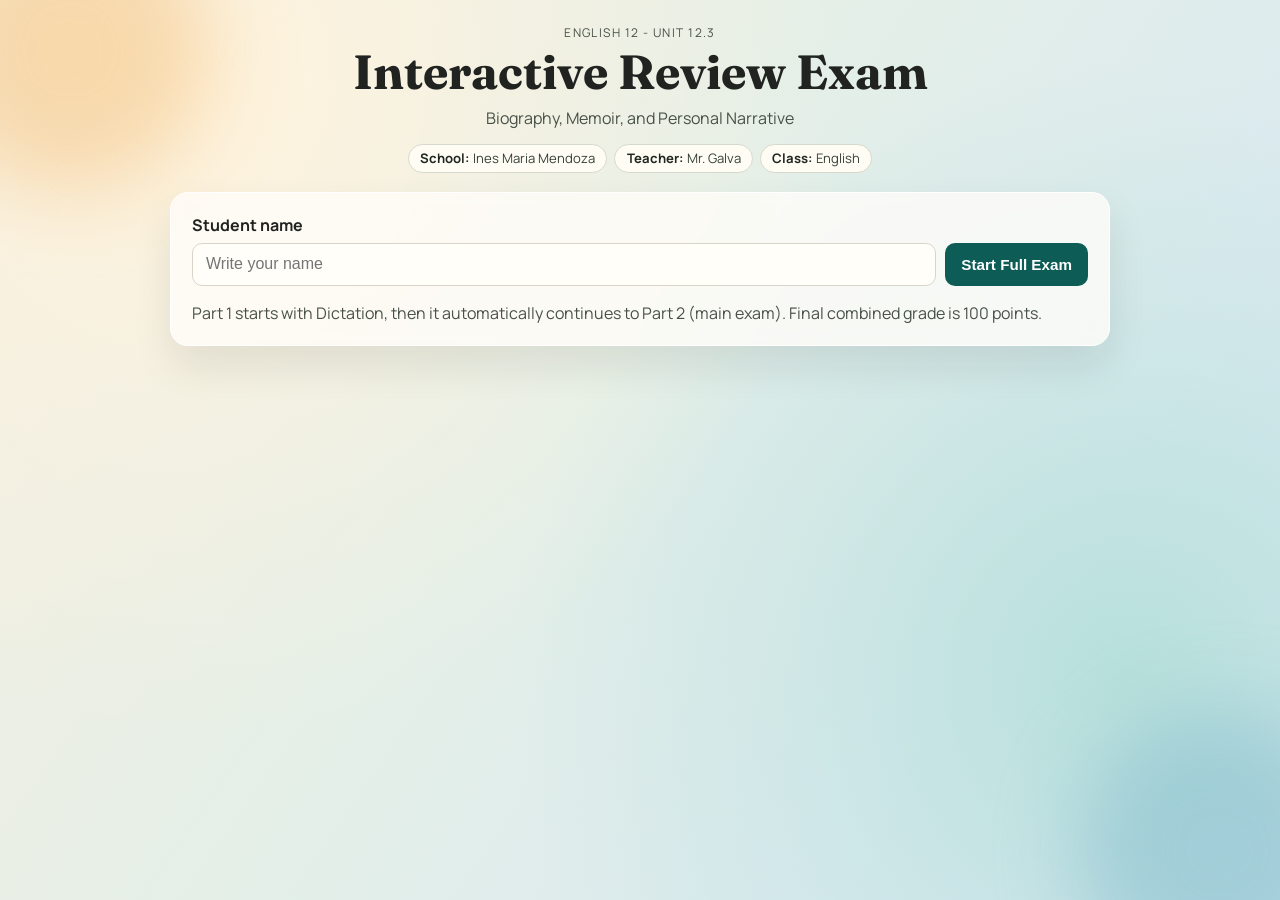
<file: index.html>
<!doctype html>
<html lang="es">
<head>
  <meta charset="UTF-8" />
  <meta name="viewport" content="width=device-width, initial-scale=1.0" />
  <title>Abraham | English 12 Interactive Exam</title>
  <link rel="preconnect" href="https://fonts.googleapis.com" />
  <link rel="preconnect" href="https://fonts.gstatic.com" crossorigin />
  <link
    href="https://fonts.googleapis.com/css2?family=Fraunces:opsz,wght@9..144,600;9..144,700&family=Manrope:wght@400;600;700&display=swap"
    rel="stylesheet"
  />
  <link rel="stylesheet" href="styles.css" />
</head>
<body>
  <div class="ambient ambient-a" aria-hidden="true"></div>
  <div class="ambient ambient-b" aria-hidden="true"></div>

  <main class="shell">
    <header class="hero">
      <p class="eyebrow">English 12 - Unit 12.3</p>
      <h1>Interactive Review Exam</h1>
      <p class="subtitle">Biography, Memoir, and Personal Narrative</p>
      <div class="identity-strip" aria-label="Exam context">
        <span class="identity-pill"><strong>School:</strong> Ines Maria Mendoza</span>
        <span class="identity-pill"><strong>Teacher:</strong> Mr. Galva</span>
        <span class="identity-pill"><strong>Class:</strong> English</span>
      </div>
    </header>

    <section id="start-screen" class="panel">
      <label for="student-name">Student name</label>
      <div class="start-row">
        <input
          id="student-name"
          type="text"
          placeholder="Write your name"
          maxlength="60"
          autocomplete="name"
        />
        <button id="start-btn" type="button">Start Full Exam</button>
      </div>
      <p class="meta">Part 1 starts with Dictation, then it automatically continues to Part 2 (main exam). Final combined grade is 100 points.</p>
    </section>

    <section id="quiz-screen" class="panel hidden">
      <div class="status-grid">
        <div class="status-block">
          <span class="status-label">Student</span>
          <strong id="student-label">-</strong>
        </div>
        <div class="status-block">
          <span class="status-label">Question</span>
          <strong id="progress-label">1 / 18</strong>
        </div>
        <div class="status-block">
          <span class="status-label">Score / 100</span>
          <strong id="score-label">0.0 / 100</strong>
        </div>
        <div class="status-block">
          <span class="status-label">Time left</span>
          <strong id="timer-label">20:00</strong>
        </div>
      </div>

      <div class="progress-track" aria-hidden="true">
        <div id="progress-fill" class="progress-fill"></div>
      </div>

      <article class="question-card">
        <p id="question-section" class="question-section">Part A</p>
        <h2 id="question-text"></h2>
        <p id="question-points" class="question-points"></p>
        <div class="answer-layout">
          <div class="blank-panel">
            <p class="blank-label">Sentence</p>
            <p id="blank-sentence" class="blank-sentence"></p>
          </div>
          <aside class="word-bank" aria-label="Word bank">
            <p class="word-bank-title">Word Bank</p>
            <div id="options" class="options" role="group" aria-label="Answer choices"></div>
          </aside>
        </div>
        <p id="feedback-line" class="feedback neutral">
          First correct attempt gives 5 points.
        </p>
      </article>

      <div class="nav-row">
        <button id="prev-btn" class="ghost" type="button">Previous</button>
        <button id="next-btn" type="button">Next</button>
      </div>

      <div id="proctor-lock" class="proctor-lock hidden" role="dialog" aria-modal="true">
        <div class="proctor-card">
          <h3>Exam Paused</h3>
          <p id="proctor-message" class="proctor-message">
            Security lock activated. Ask your teacher for an unlock code.
          </p>
          <p id="proctor-usage" class="proctor-usage"></p>
          <div class="proctor-row">
            <input
              id="proctor-code-input"
              type="password"
              inputmode="numeric"
              maxlength="4"
              placeholder="Enter teacher code"
            />
            <button id="proctor-unlock-btn" type="button">Unlock</button>
          </div>
          <p id="proctor-error" class="proctor-error hidden"></p>
        </div>
      </div>
    </section>

    <section id="result-screen" class="panel hidden">
      <h2>Results</h2>
      <p class="result-context">Ines Maria Mendoza | Mr. Galva | English Class</p>
      <p id="score-line" class="result-line"></p>
      <p id="scaled-line" class="result-line"></p>
      <p id="message-line" class="result-line"></p>
      <p id="email-status" class="email-status pending hidden"></p>
      <div class="nav-row">
        <button id="retry-btn" type="button">Try Again</button>
      </div>
      <div id="review-list" class="review-list"></div>
    </section>
  </main>

  <script src="script.js"></script>
</body>
</html>
</file>
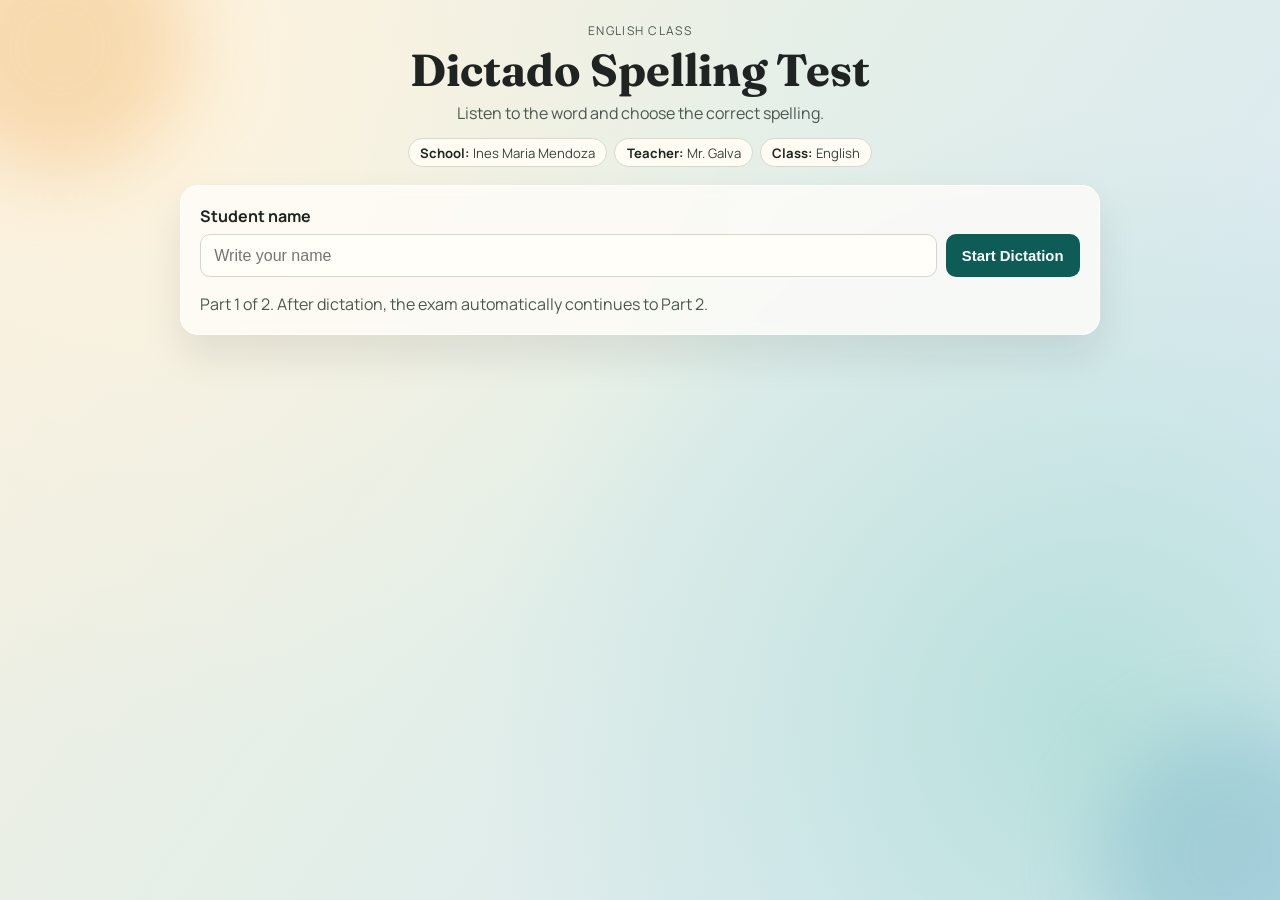
<file: dictado.html>
<!doctype html>
<html lang="en">
<head>
  <meta charset="UTF-8" />
  <meta name="viewport" content="width=device-width, initial-scale=1.0" />
  <title>Dictado | English Spelling Test</title>
  <link rel="preconnect" href="https://fonts.googleapis.com" />
  <link rel="preconnect" href="https://fonts.gstatic.com" crossorigin />
  <link
    href="https://fonts.googleapis.com/css2?family=Fraunces:opsz,wght@9..144,600;9..144,700&family=Manrope:wght@400;600;700&display=swap"
    rel="stylesheet"
  />
  <link rel="stylesheet" href="dictado.css" />
</head>
<body>
  <div class="ambient ambient-a" aria-hidden="true"></div>
  <div class="ambient ambient-b" aria-hidden="true"></div>

  <main class="shell">
    <header class="hero">
      <p class="eyebrow">English Class</p>
      <h1>Dictado Spelling Test</h1>
      <p class="subtitle">Listen to the word and choose the correct spelling.</p>
      <div class="identity-strip" aria-label="Exam context">
        <span class="identity-pill"><strong>School:</strong> Ines Maria Mendoza</span>
        <span class="identity-pill"><strong>Teacher:</strong> Mr. Galva</span>
        <span class="identity-pill"><strong>Class:</strong> English</span>
      </div>
    </header>

    <section id="start-screen" class="panel">
      <label for="student-name">Student name</label>
      <div class="start-row">
        <input
          id="student-name"
          type="text"
          placeholder="Write your name"
          maxlength="60"
          autocomplete="name"
        />
        <button id="start-btn" type="button">Start Dictation</button>
      </div>
      <p class="meta">Part 1 of 2. After dictation, the exam automatically continues to Part 2.</p>
    </section>

    <section id="quiz-screen" class="panel hidden">
      <div class="status-grid">
        <div class="status-block">
          <span class="status-label">Student</span>
          <strong id="student-label">-</strong>
        </div>
        <div class="status-block">
          <span class="status-label">Question</span>
          <strong id="progress-label">1 / 12</strong>
        </div>
        <div class="status-block">
          <span class="status-label">Score</span>
          <strong id="score-label">0</strong>
        </div>
      </div>

      <article class="question-card">
        <p class="question-section">Dictado</p>
        <h2 id="question-text">Choose the correct spelling.</h2>

        <div class="actions-row">
          <button id="play-btn" type="button">Play Word</button>
          <button id="help-btn" class="ghost" type="button">Help: Show Sentence</button>
        </div>
        <div class="voice-row">
          <label class="voice-label" for="voice-select">Voice</label>
          <select id="voice-select" class="voice-select" aria-label="English voice"></select>
        </div>
        <p id="voice-note" class="voice-note">Loading available English voices...</p>

        <p id="sentence-box" class="sentence-box hidden"></p>
        <div id="options" class="options" role="group" aria-label="Word choices"></div>
        <p id="feedback-line" class="feedback neutral">Pick the spelling you hear.</p>
      </article>

      <div class="nav-row">
        <button id="next-btn" type="button" disabled>Next</button>
      </div>

      <div id="proctor-lock" class="proctor-lock hidden" role="dialog" aria-modal="true">
        <div class="proctor-card">
          <h3>Test Paused</h3>
          <p id="proctor-message" class="proctor-message">
            Security lock activated. Ask your teacher for an unlock code.
          </p>
          <p id="proctor-usage" class="proctor-usage"></p>
          <div class="proctor-row">
            <input
              id="proctor-code-input"
              type="password"
              inputmode="numeric"
              maxlength="4"
              placeholder="Enter teacher code"
            />
            <button id="proctor-unlock-btn" type="button">Unlock</button>
          </div>
          <p id="proctor-error" class="proctor-error hidden"></p>
        </div>
      </div>
    </section>

    <section id="result-screen" class="panel hidden">
      <h2>Dictation Results</h2>
      <p id="score-line" class="result-line"></p>
      <p id="message-line" class="result-line"></p>
      <div class="nav-row">
        <button id="retry-btn" type="button">Try Again</button>
      </div>
      <div id="review-list" class="review-list"></div>
    </section>
  </main>

  <script src="dictado.js"></script>
</body>
</html>
</file>
<file: styles.css>
:root {
  --ink: #202320;
  --ink-soft: #485148;
  --paper: #fffbf2;
  --panel: #fffdf9cc;
  --line: #d9d4c9;
  --accent: #0d5c56;
  --accent-strong: #0a4a45;
  --warm: #f4b464;
  --good: #0f7b55;
  --bad: #b13838;
}

* {
  box-sizing: border-box;
}

body {
  margin: 0;
  min-height: 100vh;
  font-family: "Manrope", "Trebuchet MS", sans-serif;
  color: var(--ink);
  background:
    radial-gradient(circle at 15% 10%, #fff4de 0, #fff4de66 23%, transparent 48%),
    radial-gradient(circle at 88% 75%, #b7e0db 0, #b7e0db66 24%, transparent 47%),
    linear-gradient(125deg, #f8efe0, #e4efe8 45%, #d7e7f6);
  padding: 1.5rem 1rem 3rem;
}

.ambient {
  position: fixed;
  width: 280px;
  height: 280px;
  border-radius: 999px;
  filter: blur(42px);
  opacity: 0.5;
  z-index: 0;
  pointer-events: none;
}

.ambient-a {
  top: -90px;
  left: -70px;
  background: #f2bf7b;
}

.ambient-b {
  right: -80px;
  bottom: -90px;
  background: #80b9cb;
}

.shell {
  position: relative;
  z-index: 1;
  width: min(940px, 100%);
  margin: 0 auto;
}

.hero {
  text-align: center;
  margin-bottom: 1.2rem;
}

.eyebrow {
  margin: 0;
  letter-spacing: 0.12em;
  text-transform: uppercase;
  font-size: 0.75rem;
  color: var(--ink-soft);
}

h1 {
  margin: 0.3rem 0 0;
  font-family: "Fraunces", Georgia, serif;
  font-size: clamp(1.9rem, 5vw, 3rem);
  line-height: 1.1;
}

.subtitle {
  margin: 0.5rem 0 0;
  color: var(--ink-soft);
}

.identity-strip {
  margin: 0.95rem auto 0;
  display: flex;
  flex-wrap: wrap;
  justify-content: center;
  gap: 0.45rem;
}

.identity-pill {
  display: inline-flex;
  align-items: center;
  gap: 0.25rem;
  border-radius: 999px;
  border: 1px solid #d5d8cd;
  padding: 0.28rem 0.7rem;
  font-size: 0.82rem;
  color: #374237;
  background: #fffcf4;
}

.identity-pill strong {
  color: #1f2720;
}

.panel {
  background: var(--panel);
  border: 1px solid #ffffff;
  backdrop-filter: blur(6px);
  border-radius: 18px;
  padding: clamp(1rem, 3vw, 1.3rem);
  box-shadow: 0 20px 40px #11111117;
}

.panel + .panel {
  margin-top: 1rem;
}

label {
  display: block;
  margin-bottom: 0.45rem;
  font-weight: 700;
}

.start-row {
  display: grid;
  grid-template-columns: minmax(0, 1fr) auto;
  gap: 0.55rem;
}

input {
  min-width: 0;
  border: 1px solid var(--line);
  border-radius: 10px;
  padding: 0.72rem 0.82rem;
  font-size: 1rem;
  background: #fffef9;
}

.meta {
  margin-bottom: 0;
  color: var(--ink-soft);
}

.switch-row {
  margin-top: 0.9rem;
}

.switch-link {
  display: inline-block;
  border: 1px solid #abc9c3;
  border-radius: 10px;
  padding: 0.5rem 0.75rem;
  background: #e7f2ef;
  color: #14463f;
  text-decoration: none;
  font-weight: 700;
  font-size: 0.9rem;
}

.switch-link:hover {
  filter: brightness(1.03);
}

.status-grid {
  display: grid;
  grid-template-columns: repeat(4, minmax(0, 1fr));
  gap: 0.55rem;
}

#quiz-screen {
  position: relative;
}

.status-block {
  border: 1px solid var(--line);
  border-radius: 10px;
  background: #fffef8;
  padding: 0.62rem 0.7rem;
}

.status-label {
  display: block;
  font-size: 0.75rem;
  color: var(--ink-soft);
  text-transform: uppercase;
  letter-spacing: 0.08em;
}

.progress-track {
  margin-top: 0.9rem;
  height: 11px;
  border-radius: 999px;
  background: #ebe5d7;
  overflow: hidden;
}

.progress-fill {
  height: 100%;
  width: 0;
  background: linear-gradient(90deg, var(--warm), var(--accent));
  transition: width 220ms ease;
}

.question-card {
  margin-top: 1rem;
  padding: clamp(0.95rem, 2.2vw, 1.2rem);
  border-radius: 14px;
  border: 1px solid var(--line);
  background: #fffdf7;
}

.question-section {
  margin: 0;
  color: var(--accent);
  font-weight: 700;
  letter-spacing: 0.06em;
  text-transform: uppercase;
  font-size: 0.77rem;
}

h2 {
  margin: 0.55rem 0 0;
  font-family: "Fraunces", Georgia, serif;
  font-size: clamp(1.15rem, 2.1vw, 1.45rem);
  line-height: 1.35;
}

.options {
  margin-top: 0.2rem;
  display: grid;
  gap: 0.56rem;
}

.answer-layout {
  margin-top: 1rem;
  display: grid;
  grid-template-columns: minmax(0, 1.25fr) minmax(0, 0.95fr);
  gap: 0.8rem;
  align-items: start;
}

.blank-panel {
  border: 1px solid var(--line);
  border-radius: 12px;
  background: #fffef8;
  padding: 0.72rem;
}

.blank-label {
  margin: 0;
  font-size: 0.78rem;
  color: var(--ink-soft);
  text-transform: uppercase;
  letter-spacing: 0.06em;
  font-weight: 700;
}

.blank-sentence {
  margin: 0.55rem 0 0;
  line-height: 1.45;
  font-size: 1.02rem;
}

.blank-token {
  display: inline-block;
  min-width: 72px;
  text-align: center;
  border-bottom: 2px dashed #9aa89f;
  margin: 0 0.2rem;
  padding: 0 0.15rem;
  font-weight: 700;
  color: #556358;
}

.blank-token.filled {
  border-bottom-style: solid;
  border-bottom-color: #2a7157;
  color: #125a43;
}

.word-bank {
  border: 1px solid var(--line);
  border-radius: 12px;
  background: #fdf8ed;
  padding: 0.72rem;
}

.word-bank-title {
  margin: 0;
  font-size: 0.78rem;
  color: var(--ink-soft);
  text-transform: uppercase;
  letter-spacing: 0.06em;
  font-weight: 700;
}

.option {
  border: 1px solid var(--line);
  border-radius: 11px;
  text-align: left;
  background: #fffef9;
  color: var(--ink);
  font-weight: 600;
}

.option:hover {
  border-color: var(--accent);
  transform: translateY(-1px);
}

.option.selected {
  border-color: var(--accent-strong);
  background: #dff0ed;
}

.option.locked-correct {
  border-color: var(--good);
  background: #ddf4e8;
}

.option:disabled {
  opacity: 0.92;
  cursor: default;
}

.question-points {
  margin: 0.45rem 0 0;
  font-size: 0.9rem;
  color: #36503f;
  font-weight: 700;
}

.feedback {
  margin: 0.7rem 0 0;
  padding: 0.55rem 0.7rem;
  border-radius: 10px;
  border: 1px solid var(--line);
  font-size: 0.91rem;
}

.feedback.neutral {
  background: #f3efe4;
  color: #51483d;
}

.feedback.good {
  background: #ddf3e8;
  color: #0f6041;
  border-color: #8cc4aa;
}

.feedback.bad {
  background: #fae6e6;
  color: #8f2f2f;
  border-color: #dfa4a4;
}

.question-card.pulse-good {
  animation: pulseGood 420ms ease;
}

.question-card.shake-bad {
  animation: shakeBad 360ms ease;
}

.proctor-lock {
  position: absolute;
  inset: 0;
  background: #12121273;
  backdrop-filter: blur(2px);
  display: grid;
  place-items: center;
  z-index: 20;
  border-radius: 18px;
  padding: 1rem;
}

.proctor-card {
  width: min(100%, 520px);
  background: #fffef9;
  border: 1px solid var(--line);
  border-radius: 14px;
  padding: 1rem;
  box-shadow: 0 18px 40px #11111124;
}

.proctor-card h3 {
  margin: 0;
  font-family: "Fraunces", Georgia, serif;
}

.proctor-message {
  margin: 0.55rem 0 0;
}

.proctor-usage {
  margin: 0.55rem 0 0;
  color: #4b5752;
  font-size: 0.9rem;
}

.proctor-row {
  margin-top: 0.8rem;
  display: grid;
  grid-template-columns: minmax(0, 1fr) auto;
  gap: 0.52rem;
}

.proctor-row input {
  border: 1px solid var(--line);
  border-radius: 10px;
  padding: 0.68rem 0.76rem;
  font-size: 0.96rem;
}

.proctor-error {
  margin: 0.65rem 0 0;
  padding: 0.5rem 0.62rem;
  border-radius: 10px;
  background: #fae6e6;
  border: 1px solid #dfa4a4;
  color: #8f2f2f;
  font-size: 0.9rem;
}

@keyframes pulseGood {
  0% {
    box-shadow: 0 0 0 0 #2f9e7060;
  }
  100% {
    box-shadow: 0 0 0 16px #2f9e7000;
  }
}

@keyframes shakeBad {
  0% {
    transform: translateX(0);
  }
  25% {
    transform: translateX(-5px);
  }
  50% {
    transform: translateX(4px);
  }
  75% {
    transform: translateX(-3px);
  }
  100% {
    transform: translateX(0);
  }
}

.nav-row {
  margin-top: 1rem;
  display: flex;
  justify-content: flex-end;
  gap: 0.56rem;
}

button {
  border: 0;
  border-radius: 10px;
  padding: 0.72rem 1.02rem;
  font-size: 0.95rem;
  font-weight: 700;
  cursor: pointer;
  color: #fff;
  background: var(--accent);
  transition: filter 180ms ease, transform 180ms ease;
}

button:hover:enabled {
  filter: brightness(1.07);
  transform: translateY(-1px);
}

button:disabled {
  cursor: not-allowed;
  opacity: 0.56;
}

button.ghost {
  background: #d9e7e5;
  color: #15413e;
}

.hidden {
  display: none;
}

.result-line {
  margin: 0.4rem 0 0;
}

.result-context {
  margin: 0.35rem 0 0;
  font-size: 0.9rem;
  color: var(--ink-soft);
}

.email-status {
  margin: 0.6rem 0 0;
  padding: 0.58rem 0.7rem;
  border-radius: 10px;
  border: 1px solid var(--line);
  font-size: 0.9rem;
}

.email-status.pending {
  background: #f9f0dd;
  color: #785700;
  border-color: #e1cd9a;
}

.email-status.success {
  background: #ddf3e8;
  color: #0f6041;
  border-color: #8cc4aa;
}

.email-status.error {
  background: #fae6e6;
  color: #8f2f2f;
  border-color: #dfa4a4;
}

.review-list {
  margin-top: 1rem;
  display: grid;
  gap: 0.75rem;
}

.review-item {
  border: 1px solid var(--line);
  border-left-width: 6px;
  border-radius: 12px;
  padding: 0.8rem;
  background: #fffef9;
}

.review-item.correct {
  border-left-color: var(--good);
}

.review-item.wrong {
  border-left-color: var(--bad);
}

.review-item h3 {
  margin: 0;
  font-size: 1rem;
}

.review-item p {
  margin: 0.4rem 0 0;
  color: #343d34;
}

.timer-warning {
  color: #a05300;
}

@media (max-width: 760px) {
  body {
    padding: 1rem 0.8rem 2rem;
  }

  .status-grid {
    grid-template-columns: repeat(2, minmax(0, 1fr));
  }

  .start-row {
    grid-template-columns: 1fr;
  }

  .nav-row {
    justify-content: stretch;
  }

  .nav-row button {
    flex: 1;
  }

  .answer-layout {
    grid-template-columns: 1fr;
  }

  .proctor-row {
    grid-template-columns: 1fr;
  }
}

@media (max-width: 460px) {
  .status-grid {
    grid-template-columns: 1fr;
  }
}
</file>
<file: dictado.css>
:root {
  --ink: #1f2422;
  --ink-soft: #4a5850;
  --panel: #fffdf9cc;
  --line: #d9d4c9;
  --accent: #0d5c56;
  --accent-soft: #dcefed;
  --good: #0f7b55;
  --bad: #b13838;
}

* {
  box-sizing: border-box;
}

body {
  margin: 0;
  min-height: 100vh;
  font-family: "Manrope", "Trebuchet MS", sans-serif;
  color: var(--ink);
  background:
    radial-gradient(circle at 10% 8%, #fff4de 0, #fff4de66 23%, transparent 48%),
    radial-gradient(circle at 85% 80%, #b7e0db 0, #b7e0db66 24%, transparent 47%),
    linear-gradient(125deg, #f8efe0, #e4efe8 45%, #d7e7f6);
  padding: 1.4rem 1rem 2.5rem;
}

.ambient {
  position: fixed;
  width: 260px;
  height: 260px;
  border-radius: 999px;
  filter: blur(40px);
  opacity: 0.48;
  z-index: 0;
  pointer-events: none;
}

.ambient-a {
  top: -85px;
  left: -70px;
  background: #f2bf7b;
}

.ambient-b {
  right: -80px;
  bottom: -85px;
  background: #80b9cb;
}

.shell {
  position: relative;
  z-index: 1;
  width: min(920px, 100%);
  margin: 0 auto;
}

.hero {
  text-align: center;
  margin-bottom: 1.1rem;
}

.eyebrow {
  margin: 0;
  letter-spacing: 0.12em;
  text-transform: uppercase;
  font-size: 0.75rem;
  color: var(--ink-soft);
}

h1 {
  margin: 0.32rem 0 0;
  font-family: "Fraunces", Georgia, serif;
  font-size: clamp(1.9rem, 5vw, 2.8rem);
  line-height: 1.1;
}

.subtitle {
  margin: 0.5rem 0 0;
  color: var(--ink-soft);
}

.identity-strip {
  margin: 0.9rem auto 0;
  display: flex;
  flex-wrap: wrap;
  justify-content: center;
  gap: 0.45rem;
}

.identity-pill {
  display: inline-flex;
  align-items: center;
  gap: 0.25rem;
  border-radius: 999px;
  border: 1px solid #d5d8cd;
  padding: 0.28rem 0.7rem;
  font-size: 0.82rem;
  color: #374237;
  background: #fffcf4;
}

.identity-pill strong {
  color: #1f2720;
}

.panel {
  background: var(--panel);
  border: 1px solid #ffffff;
  backdrop-filter: blur(6px);
  border-radius: 18px;
  padding: clamp(1rem, 3vw, 1.2rem);
  box-shadow: 0 20px 40px #11111117;
}

.panel + .panel {
  margin-top: 1rem;
}

label {
  display: block;
  margin-bottom: 0.45rem;
  font-weight: 700;
}

.start-row {
  display: grid;
  grid-template-columns: minmax(0, 1fr) auto;
  gap: 0.55rem;
}

input {
  min-width: 0;
  border: 1px solid var(--line);
  border-radius: 10px;
  padding: 0.72rem 0.82rem;
  font-size: 1rem;
  background: #fffef9;
}

.meta {
  margin-bottom: 0;
  color: var(--ink-soft);
}

.switch-row {
  margin-top: 0.9rem;
}

.switch-link {
  display: inline-block;
  border: 1px solid #abc9c3;
  border-radius: 10px;
  padding: 0.5rem 0.75rem;
  background: #e7f2ef;
  color: #14463f;
  text-decoration: none;
  font-weight: 700;
  font-size: 0.9rem;
}

.switch-link:hover {
  filter: brightness(1.03);
}

.status-grid {
  display: grid;
  grid-template-columns: repeat(3, minmax(0, 1fr));
  gap: 0.55rem;
}

#quiz-screen {
  position: relative;
}

.status-block {
  border: 1px solid var(--line);
  border-radius: 10px;
  background: #fffef8;
  padding: 0.62rem 0.7rem;
}

.status-label {
  display: block;
  font-size: 0.75rem;
  color: var(--ink-soft);
  text-transform: uppercase;
  letter-spacing: 0.08em;
}

.question-card {
  margin-top: 1rem;
  padding: clamp(0.95rem, 2.2vw, 1.2rem);
  border-radius: 14px;
  border: 1px solid var(--line);
  background: #fffdf7;
}

.question-section {
  margin: 0;
  color: var(--accent);
  font-weight: 700;
  letter-spacing: 0.06em;
  text-transform: uppercase;
  font-size: 0.77rem;
}

h2 {
  margin: 0.55rem 0 0;
  font-family: "Fraunces", Georgia, serif;
  font-size: clamp(1.1rem, 2.1vw, 1.35rem);
  line-height: 1.35;
}

.actions-row {
  margin-top: 0.95rem;
  display: flex;
  gap: 0.56rem;
  flex-wrap: wrap;
}

.voice-row {
  margin-top: 0.78rem;
  display: grid;
  grid-template-columns: auto minmax(180px, 1fr);
  gap: 0.55rem;
  align-items: center;
}

.voice-label {
  margin: 0;
  font-size: 0.86rem;
  color: var(--ink-soft);
}

.voice-select {
  min-width: 0;
  border: 1px solid var(--line);
  border-radius: 10px;
  padding: 0.5rem 0.62rem;
  font-size: 0.9rem;
  background: #fffef9;
  color: var(--ink);
}

.voice-note {
  margin: 0.55rem 0 0;
  font-size: 0.85rem;
  color: #475549;
}

button {
  border: 0;
  border-radius: 10px;
  padding: 0.72rem 1.02rem;
  font-size: 0.93rem;
  font-weight: 700;
  cursor: pointer;
  color: #fff;
  background: var(--accent);
  transition: filter 180ms ease, transform 180ms ease;
}

button:hover:enabled {
  filter: brightness(1.07);
  transform: translateY(-1px);
}

button:disabled {
  cursor: not-allowed;
  opacity: 0.56;
}

button.ghost {
  background: #d9e7e5;
  color: #15413e;
}

.sentence-box {
  margin: 0.8rem 0 0;
  padding: 0.62rem 0.7rem;
  border-radius: 10px;
  border: 1px solid #d9d4c9;
  background: #fdf6e8;
  color: #584a2e;
  font-size: 0.92rem;
}

.options {
  margin-top: 0.85rem;
  display: grid;
  grid-template-columns: repeat(2, minmax(0, 1fr));
  gap: 0.56rem;
}

.option {
  text-align: left;
  background: #fffef9;
  border: 1px solid var(--line);
  color: var(--ink);
}

.option.correct {
  border-color: var(--good);
  background: #ddf4e8;
}

.option.wrong {
  border-color: var(--bad);
  background: #fae6e6;
}

.feedback {
  margin: 0.75rem 0 0;
  padding: 0.55rem 0.7rem;
  border-radius: 10px;
  border: 1px solid var(--line);
  font-size: 0.91rem;
}

.feedback.neutral {
  background: #f3efe4;
  color: #51483d;
}

.feedback.good {
  background: #ddf3e8;
  color: #0f6041;
  border-color: #8cc4aa;
}

.feedback.bad {
  background: #fae6e6;
  color: #8f2f2f;
  border-color: #dfa4a4;
}

.proctor-lock {
  position: absolute;
  inset: 0;
  background: #12121273;
  backdrop-filter: blur(2px);
  display: grid;
  place-items: center;
  z-index: 20;
  border-radius: 18px;
  padding: 1rem;
}

.proctor-card {
  width: min(100%, 520px);
  background: #fffef9;
  border: 1px solid var(--line);
  border-radius: 14px;
  padding: 1rem;
  box-shadow: 0 18px 40px #11111124;
}

.proctor-card h3 {
  margin: 0;
  font-family: "Fraunces", Georgia, serif;
}

.proctor-message {
  margin: 0.55rem 0 0;
}

.proctor-usage {
  margin: 0.55rem 0 0;
  color: #4b5752;
  font-size: 0.9rem;
}

.proctor-row {
  margin-top: 0.8rem;
  display: grid;
  grid-template-columns: minmax(0, 1fr) auto;
  gap: 0.52rem;
}

.proctor-row input {
  border: 1px solid var(--line);
  border-radius: 10px;
  padding: 0.68rem 0.76rem;
  font-size: 0.96rem;
}

.proctor-error {
  margin: 0.65rem 0 0;
  padding: 0.5rem 0.62rem;
  border-radius: 10px;
  background: #fae6e6;
  border: 1px solid #dfa4a4;
  color: #8f2f2f;
  font-size: 0.9rem;
}

.nav-row {
  margin-top: 1rem;
  display: flex;
  justify-content: flex-end;
  gap: 0.56rem;
}

.hidden {
  display: none;
}

.result-line {
  margin: 0.4rem 0 0;
}

.review-list {
  margin-top: 1rem;
  display: grid;
  gap: 0.75rem;
}

.review-item {
  border: 1px solid var(--line);
  border-left-width: 6px;
  border-radius: 12px;
  padding: 0.8rem;
  background: #fffef9;
}

.review-item.correct {
  border-left-color: var(--good);
}

.review-item.wrong {
  border-left-color: var(--bad);
}

.review-item h3 {
  margin: 0;
  font-size: 1rem;
}

.review-item p {
  margin: 0.4rem 0 0;
  color: #343d34;
}

@media (max-width: 760px) {
  body {
    padding: 1rem 0.8rem 2rem;
  }

  .start-row {
    grid-template-columns: 1fr;
  }

  .status-grid {
    grid-template-columns: 1fr;
  }

  .options {
    grid-template-columns: 1fr;
  }

  .voice-row {
    grid-template-columns: 1fr;
    gap: 0.42rem;
  }

  .proctor-row {
    grid-template-columns: 1fr;
  }

  .nav-row {
    justify-content: stretch;
  }

  .nav-row button {
    flex: 1;
  }
}
</file>
